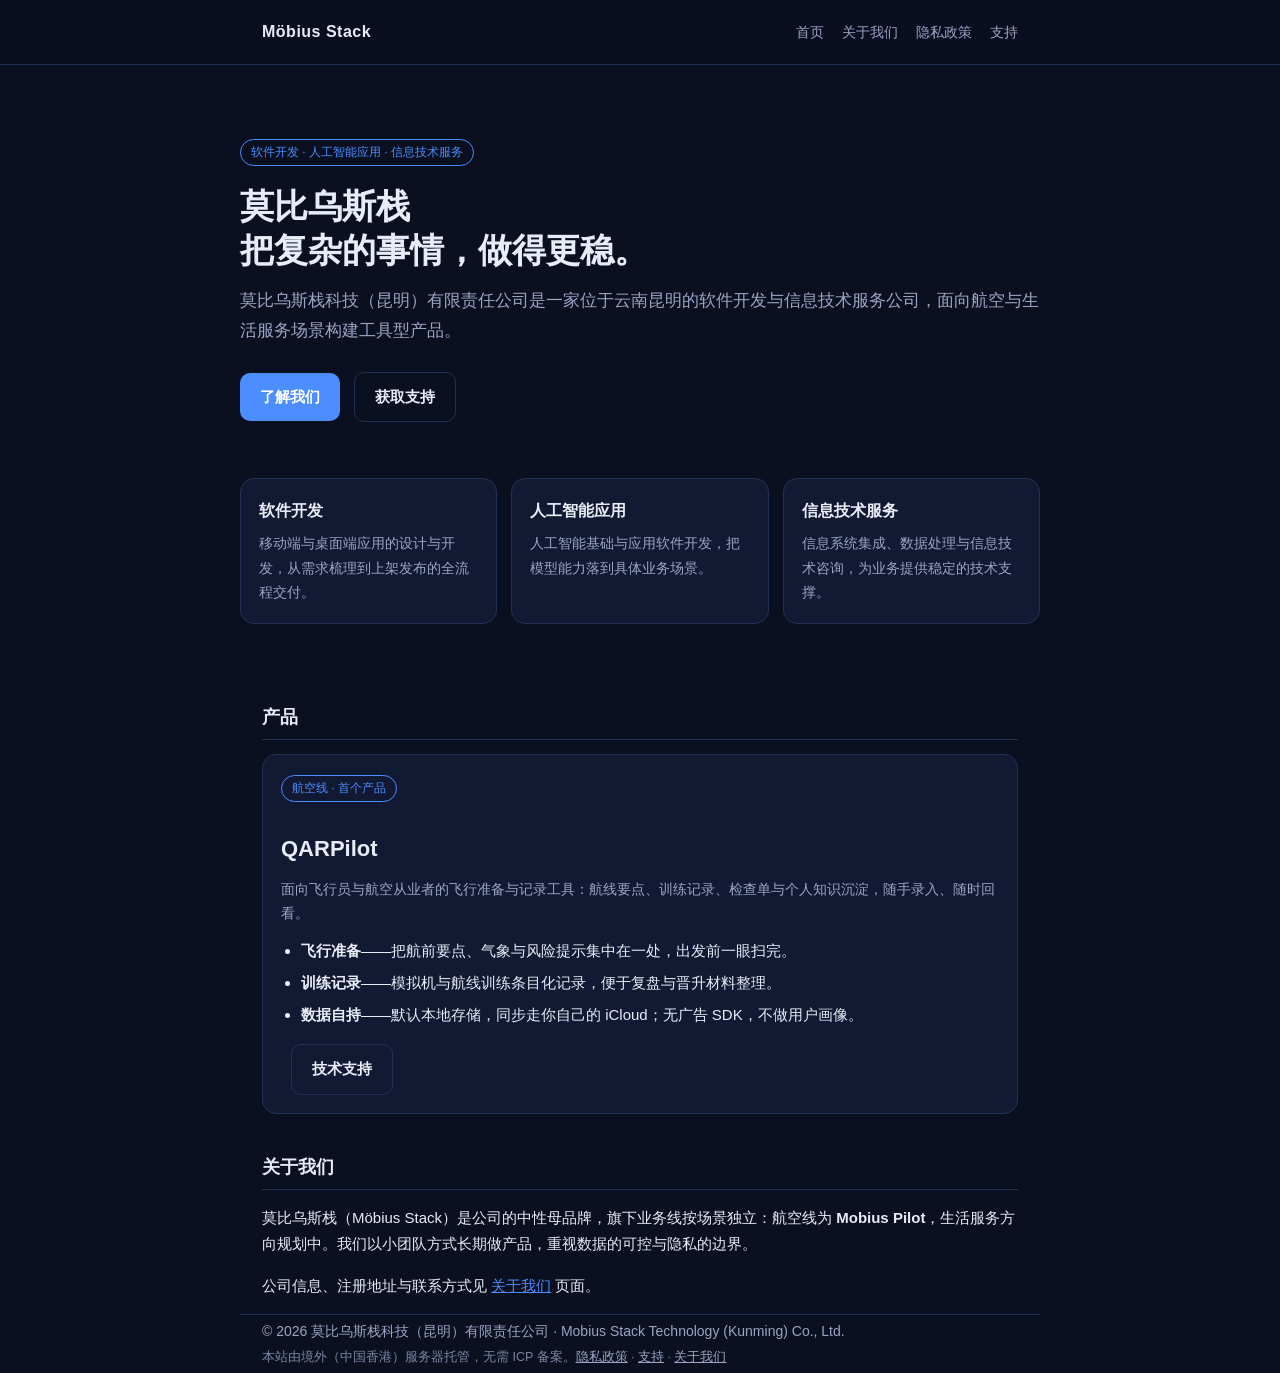
<file: index.html>
<!doctype html>
<html lang="zh-CN">
<head>
<meta charset="utf-8">
<meta name="viewport" content="width=device-width,initial-scale=1">
<title>莫比乌斯栈 Mobius Stack — 软件开发与信息技术服务</title>
<meta name="description" content="莫比乌斯栈科技（昆明）有限责任公司官方网站。面向航空与生活服务场景的软件开发、人工智能应用与信息技术服务。首个产品 QARPilot，面向飞行员与航空从业者的飞行准备与记录工具。">
<link rel="stylesheet" href="style.css">
</head>
<body>
<header>
  <div class="wrap">
    <div class="brand">Möbius&nbsp;Stack</div>
    <nav><a href="index.html">首页</a><a href="about.html">关于我们</a><a href="privacy.html">隐私政策</a><a href="support.html">支持</a></nav>
  </div>
</header>

<section class="hero wrap">
  <span class="tag">软件开发 · 人工智能应用 · 信息技术服务</span>
  <h1>莫比乌斯栈<br>把复杂的事情，做得更稳。</h1>
  <p class="lead">莫比乌斯栈科技（昆明）有限责任公司是一家位于云南昆明的软件开发与信息技术服务公司，面向航空与生活服务场景构建工具型产品。</p>
  <a class="btn" href="about.html">了解我们</a>
  <a class="btn ghost" href="support.html">获取支持</a>
</section>

<section class="wrap grid">
  <div class="card"><h3>软件开发</h3><p>移动端与桌面端应用的设计与开发，从需求梳理到上架发布的全流程交付。</p></div>
  <div class="card"><h3>人工智能应用</h3><p>人工智能基础与应用软件开发，把模型能力落到具体业务场景。</p></div>
  <div class="card"><h3>信息技术服务</h3><p>信息系统集成、数据处理与信息技术咨询，为业务提供稳定的技术支撑。</p></div>
</section>

<main class="wrap">
  <h2>产品</h2>
  <div class="card featured">
    <span class="tag">航空线 · 首个产品</span>
    <h3>QARPilot</h3>
    <p>面向飞行员与航空从业者的飞行准备与记录工具：航线要点、训练记录、检查单与个人知识沉淀，随手录入、随时回看。</p>
    <ul class="tight">
      <li><strong>飞行准备</strong>——把航前要点、气象与风险提示集中在一处，出发前一眼扫完。</li>
      <li><strong>训练记录</strong>——模拟机与航线训练条目化记录，便于复盘与晋升材料整理。</li>
      <li><strong>数据自持</strong>——默认本地存储，同步走你自己的 iCloud；无广告 SDK，不做用户画像。</li>
    </ul>
    <p><a class="btn ghost" href="support.html">技术支持</a></p>
  </div>

  <h2>关于我们</h2>
  <p>莫比乌斯栈（Möbius Stack）是公司的中性母品牌，旗下业务线按场景独立：航空线为 <strong>Mobius Pilot</strong>，生活服务方向规划中。我们以小团队方式长期做产品，重视数据的可控与隐私的边界。</p>
  <p>公司信息、注册地址与联系方式见 <a href="about.html">关于我们</a> 页面。</p>
</main>

<footer class="wrap">
  <p>© 2026 莫比乌斯栈科技（昆明）有限责任公司 · Mobius Stack Technology (Kunming) Co., Ltd.</p>
  <p class="fine">本站由境外（中国香港）服务器托管，无需 ICP 备案。<a href="privacy.html">隐私政策</a> · <a href="support.html">支持</a> · <a href="about.html">关于我们</a></p>
</footer>
</body>
</html>
</file>
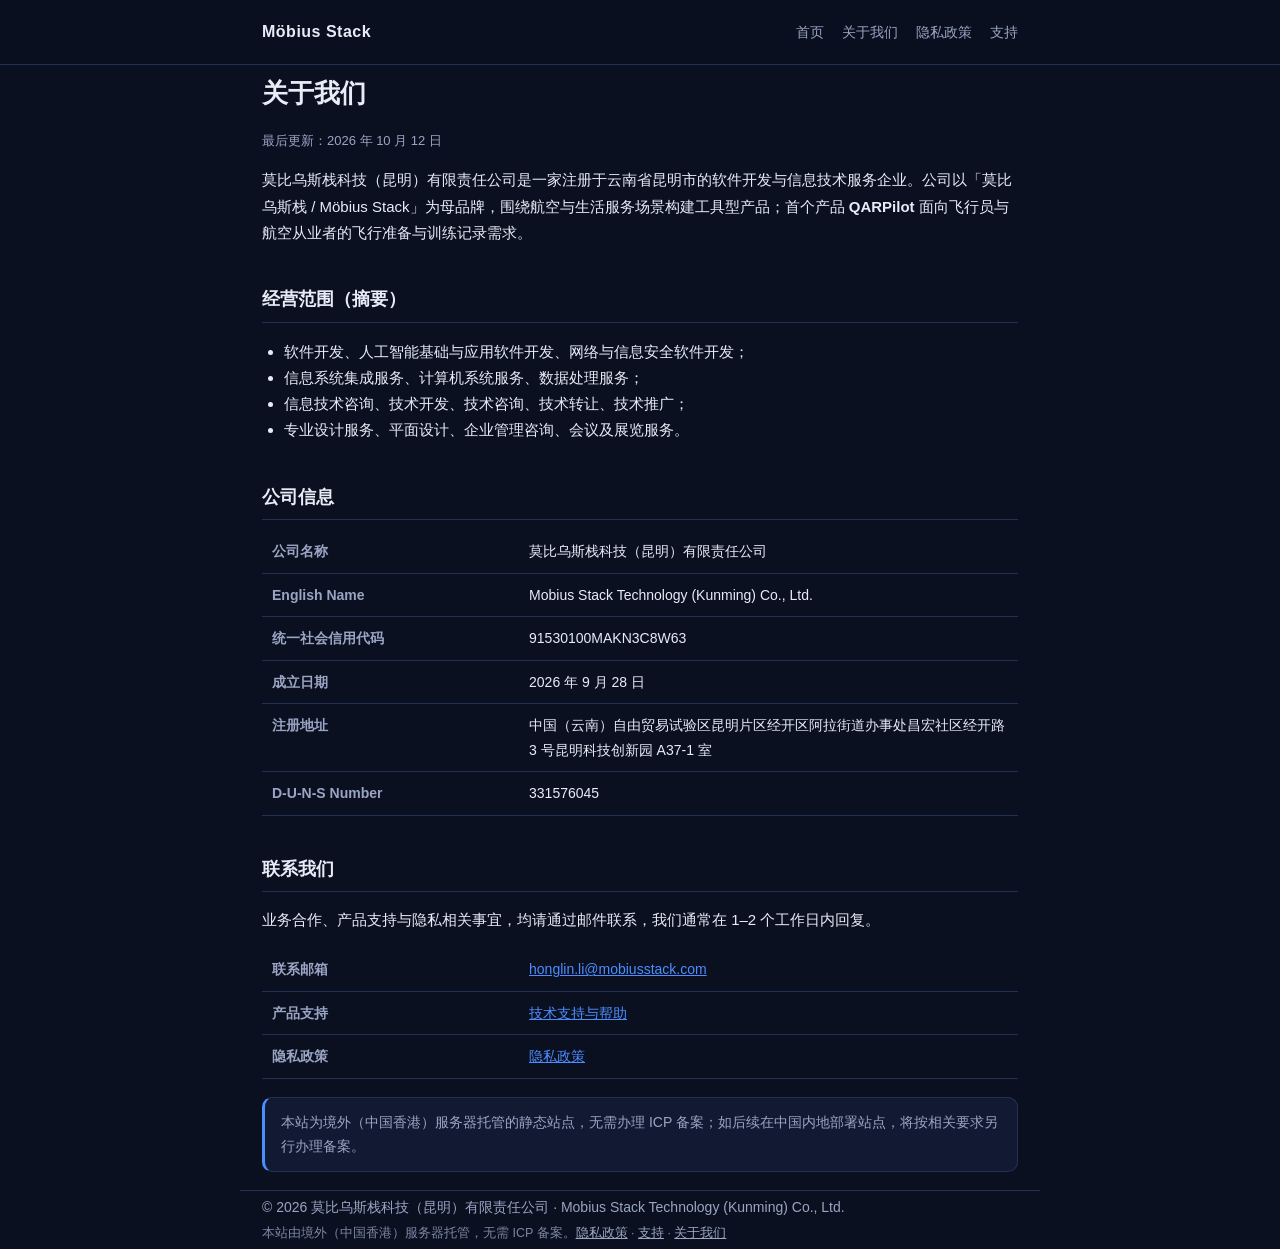
<file: about.html>
<!doctype html>
<html lang="zh-CN">
<head>
<meta charset="utf-8">
<meta name="viewport" content="width=device-width,initial-scale=1">
<title>关于我们与联系我们 · 莫比乌斯栈 Mobius Stack</title>
<meta name="description" content="莫比乌斯栈科技（昆明）有限责任公司：公司信息、注册地址、联系方式。">
<link rel="stylesheet" href="style.css">
</head>
<body>
<header>
  <div class="wrap">
    <div class="brand">Möbius&nbsp;Stack</div>
    <nav><a href="index.html">首页</a><a href="about.html">关于我们</a><a href="privacy.html">隐私政策</a><a href="support.html">支持</a></nav>
  </div>
</header>
<main class="wrap">
  <h1 class="doc">关于我们</h1>
  <p class="meta">最后更新：2026 年 10 月 12 日</p>

  <p>莫比乌斯栈科技（昆明）有限责任公司是一家注册于云南省昆明市的软件开发与信息技术服务企业。公司以「莫比乌斯栈 / Möbius Stack」为母品牌，围绕航空与生活服务场景构建工具型产品；首个产品 <strong>QARPilot</strong> 面向飞行员与航空从业者的飞行准备与训练记录需求。</p>

  <h2>经营范围（摘要）</h2>
  <ul>
    <li>软件开发、人工智能基础与应用软件开发、网络与信息安全软件开发；</li>
    <li>信息系统集成服务、计算机系统服务、数据处理服务；</li>
    <li>信息技术咨询、技术开发、技术咨询、技术转让、技术推广；</li>
    <li>专业设计服务、平面设计、企业管理咨询、会议及展览服务。</li>
  </ul>

  <h2>公司信息</h2>
  <table>
    <tr><th>公司名称</th><td>莫比乌斯栈科技（昆明）有限责任公司</td></tr>
    <tr><th>English Name</th><td>Mobius Stack Technology (Kunming) Co., Ltd.</td></tr>
    <tr><th>统一社会信用代码</th><td>91530100MAKN3C8W63</td></tr>
    <tr><th>成立日期</th><td>2026 年 9 月 28 日</td></tr>
    <tr><th>注册地址</th><td>中国（云南）自由贸易试验区昆明片区经开区阿拉街道办事处昌宏社区经开路 3 号昆明科技创新园 A37-1 室</td></tr>
    <tr><th>D-U-N-S Number</th><td>331576045</td></tr>
  </table>

  <h2>联系我们</h2>
  <p>业务合作、产品支持与隐私相关事宜，均请通过邮件联系，我们通常在 1–2 个工作日内回复。</p>
  <table>
    <tr><th>联系邮箱</th><td><a href="mailto:honglin.li@mobiusstack.com">honglin.li@mobiusstack.com</a></td></tr>
    <tr><th>产品支持</th><td><a href="support.html">技术支持与帮助</a></td></tr>
    <tr><th>隐私政策</th><td><a href="privacy.html">隐私政策</a></td></tr>
  </table>

  <div class="note">
    本站为境外（中国香港）服务器托管的静态站点，无需办理 ICP 备案；如后续在中国内地部署站点，将按相关要求另行办理备案。
  </div>
</main>
<footer class="wrap">
  <p>© 2026 莫比乌斯栈科技（昆明）有限责任公司 · Mobius Stack Technology (Kunming) Co., Ltd.</p>
  <p class="fine">本站由境外（中国香港）服务器托管，无需 ICP 备案。<a href="privacy.html">隐私政策</a> · <a href="support.html">支持</a> · <a href="about.html">关于我们</a></p>
</footer>
</body>
</html>
</file>
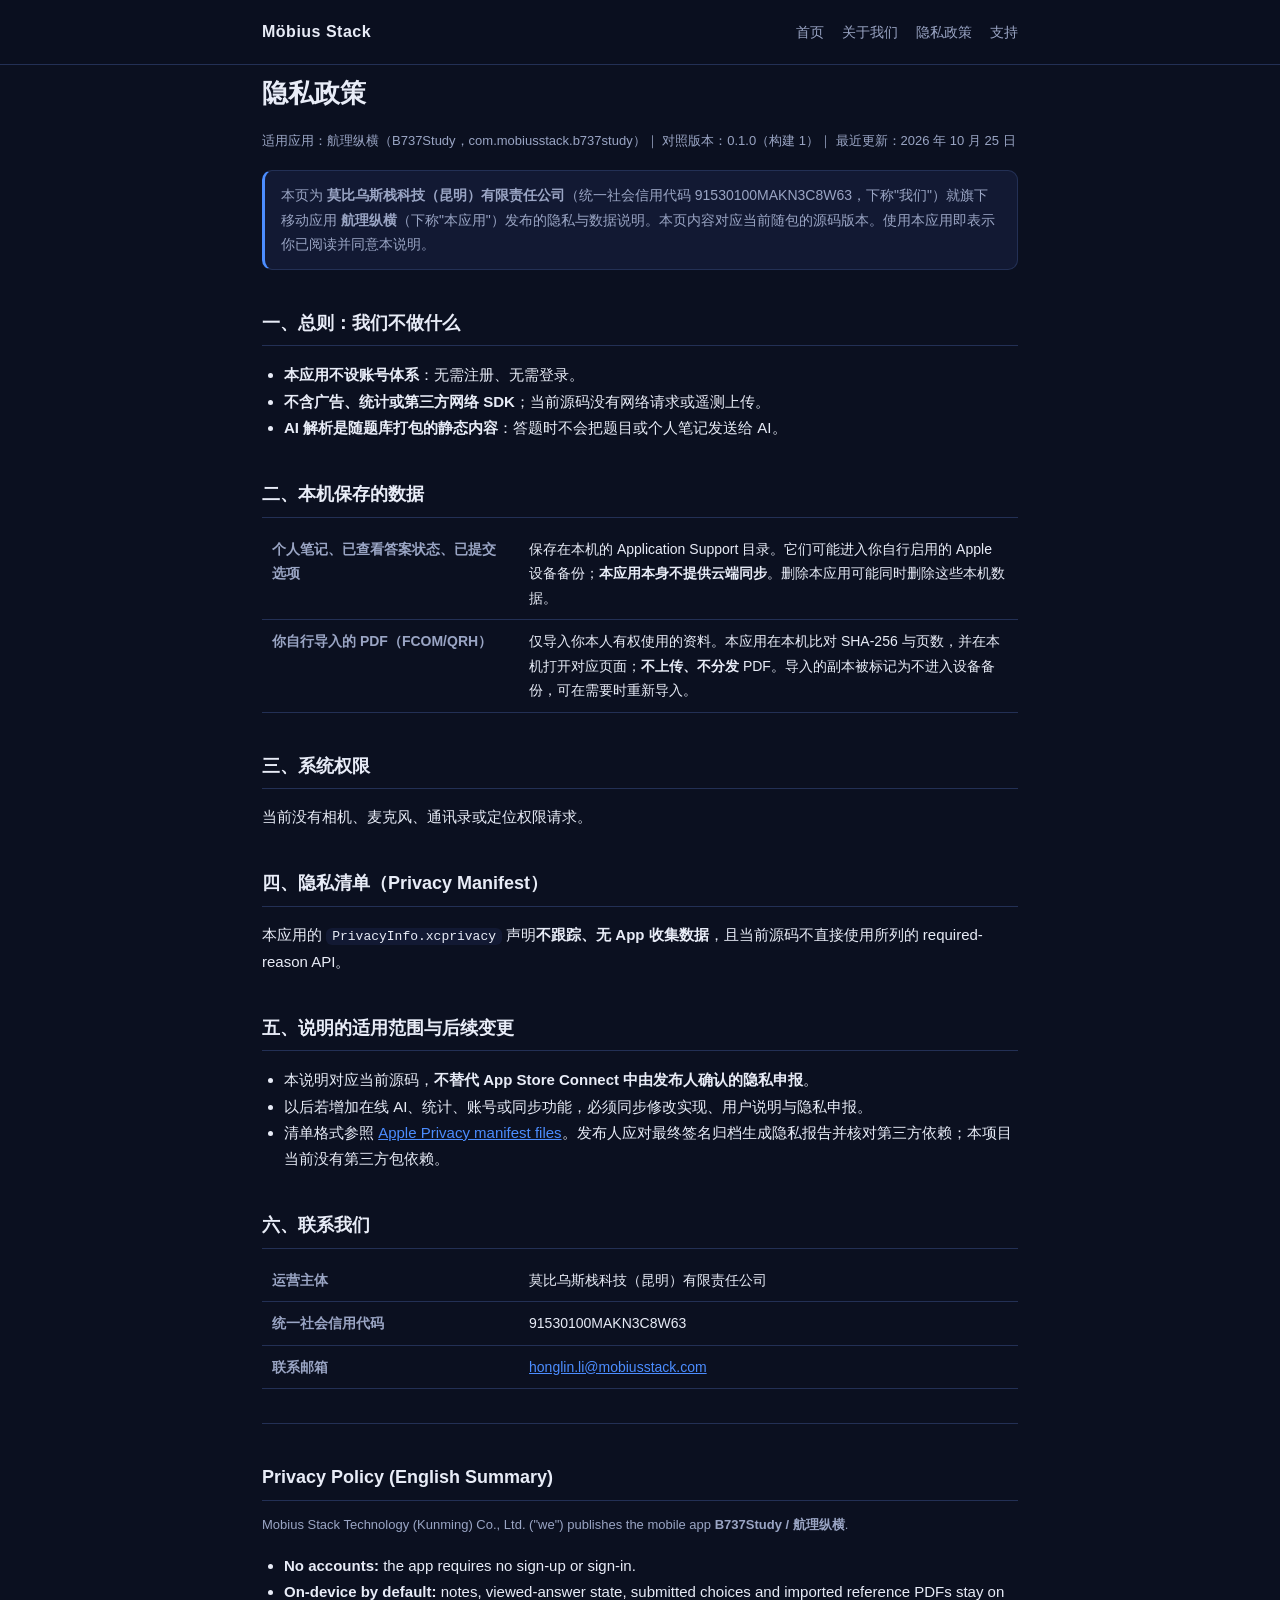
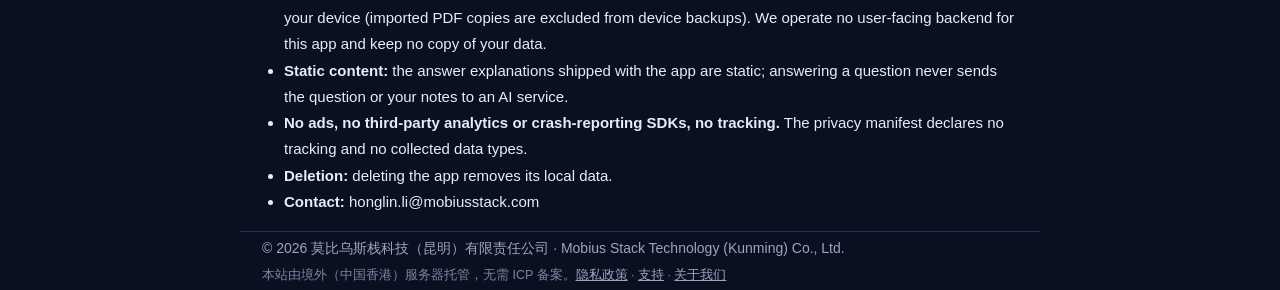
<file: privacy-b737study.html>
<!doctype html>
<html lang="zh-CN">
<head>
<meta charset="utf-8">
<meta name="viewport" content="width=device-width,initial-scale=1">
<title>隐私政策 · 航理纵横（B737Study）</title>
<meta name="description" content="莫比乌斯栈科技（昆明）有限责任公司移动应用「航理纵横」的隐私与数据说明：不设账号体系、无广告与统计 SDK、数据默认只存本机。">
<link rel="stylesheet" href="style.css">
</head>
<body>
<header>
  <div class="wrap">
    <div class="brand">Möbius&nbsp;Stack</div>
    <nav><a href="index.html">首页</a><a href="about.html">关于我们</a><a href="privacy.html">隐私政策</a><a href="support.html">支持</a></nav>
  </div>
</header>
<main class="wrap">
  <h1 class="doc">隐私政策</h1>
  <p class="meta">适用应用：航理纵横（B737Study，com.mobiusstack.b737study）｜ 对照版本：0.1.0（构建 1）｜ 最近更新：2026 年 10 月 25 日</p>

  <div class="note">
    本页为 <strong>莫比乌斯栈科技（昆明）有限责任公司</strong>（统一社会信用代码 91530100MAKN3C8W63，下称"我们"）就旗下移动应用 <strong>航理纵横</strong>（下称"本应用"）发布的隐私与数据说明。本页内容对应当前随包的源码版本。使用本应用即表示你已阅读并同意本说明。
  </div>

  <h2>一、总则：我们不做什么</h2>
  <ul>
    <li><strong>本应用不设账号体系</strong>：无需注册、无需登录。</li>
    <li><strong>不含广告、统计或第三方网络 SDK</strong>；当前源码没有网络请求或遥测上传。</li>
    <li><strong>AI 解析是随题库打包的静态内容</strong>：答题时不会把题目或个人笔记发送给 AI。</li>
  </ul>

  <h2>二、本机保存的数据</h2>
  <table>
    <tr><th>个人笔记、已查看答案状态、已提交选项</th><td>保存在本机的 Application Support 目录。它们可能进入你自行启用的 Apple 设备备份；<strong>本应用本身不提供云端同步</strong>。删除本应用可能同时删除这些本机数据。</td></tr>
    <tr><th>你自行导入的 PDF（FCOM/QRH）</th><td>仅导入你本人有权使用的资料。本应用在本机比对 SHA-256 与页数，并在本机打开对应页面；<strong>不上传、不分发</strong> PDF。导入的副本被标记为不进入设备备份，可在需要时重新导入。</td></tr>
  </table>

  <h2>三、系统权限</h2>
  <p>当前没有相机、麦克风、通讯录或定位权限请求。</p>

  <h2>四、隐私清单（Privacy Manifest）</h2>
  <p>本应用的 <code>PrivacyInfo.xcprivacy</code> 声明<strong>不跟踪、无 App 收集数据</strong>，且当前源码不直接使用所列的 required-reason API。</p>

  <h2>五、说明的适用范围与后续变更</h2>
  <ul>
    <li>本说明对应当前源码，<strong>不替代 App Store Connect 中由发布人确认的隐私申报</strong>。</li>
    <li>以后若增加在线 AI、统计、账号或同步功能，必须同步修改实现、用户说明与隐私申报。</li>
    <li>清单格式参照 <a href="https://developer.apple.com/documentation/BundleResources/privacy-manifest-files">Apple Privacy manifest files</a>。发布人应对最终签名归档生成隐私报告并核对第三方依赖；本项目当前没有第三方包依赖。</li>
  </ul>

  <h2>六、联系我们</h2>
  <table>
    <tr><th>运营主体</th><td>莫比乌斯栈科技（昆明）有限责任公司</td></tr>
    <tr><th>统一社会信用代码</th><td>91530100MAKN3C8W63</td></tr>
    <tr><th>联系邮箱</th><td><a href="mailto:honglin.li@mobiusstack.com">honglin.li@mobiusstack.com</a></td></tr>
  </table>

  <hr>

  <h2>Privacy Policy (English Summary)</h2>
  <p class="meta">Mobius Stack Technology (Kunming) Co., Ltd. ("we") publishes the mobile app <strong>B737Study / 航理纵横</strong>.</p>
  <ul>
    <li><strong>No accounts:</strong> the app requires no sign-up or sign-in.</li>
    <li><strong>On-device by default:</strong> notes, viewed-answer state, submitted choices and imported reference PDFs stay on your device (imported PDF copies are excluded from device backups). We operate no user-facing backend for this app and keep no copy of your data.</li>
    <li><strong>Static content:</strong> the answer explanations shipped with the app are static; answering a question never sends the question or your notes to an AI service.</li>
    <li><strong>No ads, no third-party analytics or crash-reporting SDKs, no tracking.</strong> The privacy manifest declares no tracking and no collected data types.</li>
    <li><strong>Deletion:</strong> deleting the app removes its local data.</li>
    <li><strong>Contact:</strong> honglin.li@mobiusstack.com</li>
  </ul>
</main>
<footer class="wrap">
  <p>© 2026 莫比乌斯栈科技（昆明）有限责任公司 · Mobius Stack Technology (Kunming) Co., Ltd.</p>
  <p class="fine">本站由境外（中国香港）服务器托管，无需 ICP 备案。<a href="privacy.html">隐私政策</a> · <a href="support.html">支持</a> · <a href="about.html">关于我们</a></p>
</footer>
</body>
</html>
</file>
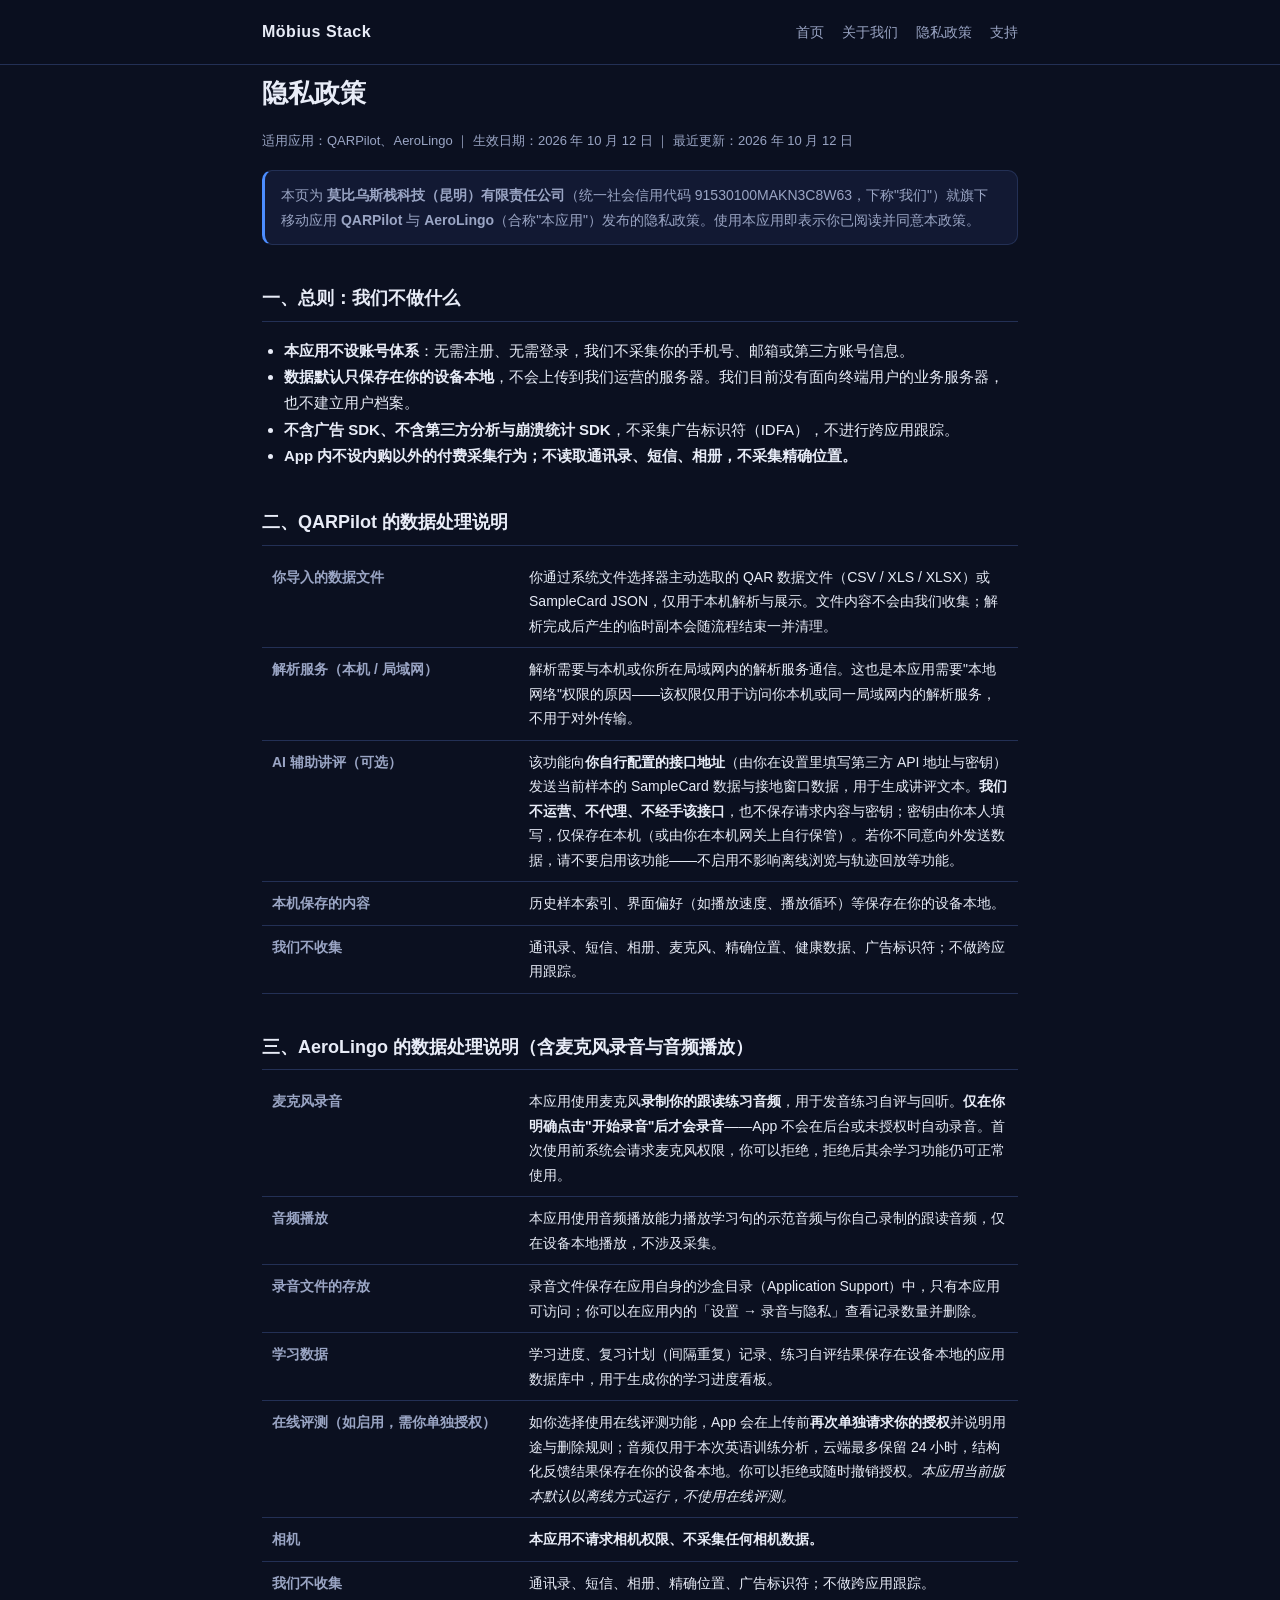
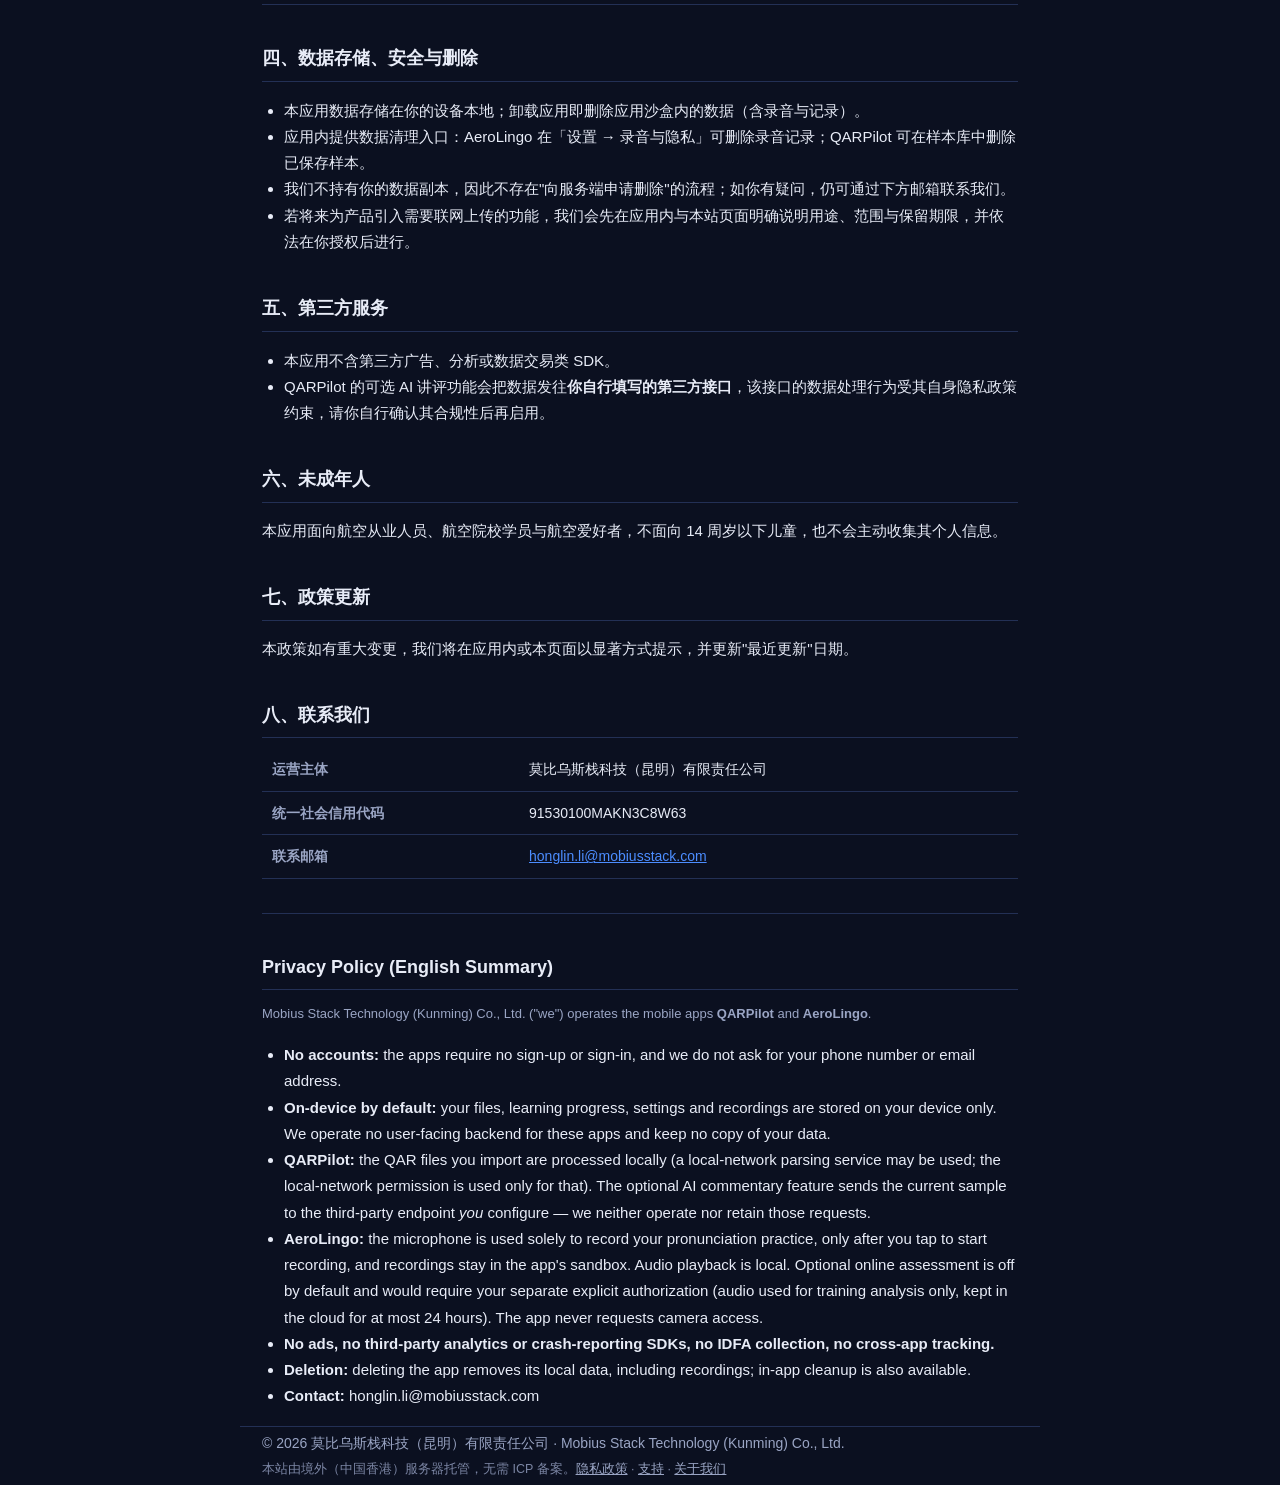
<file: privacy.html>
<!doctype html>
<html lang="zh-CN">
<head>
<meta charset="utf-8">
<meta name="viewport" content="width=device-width,initial-scale=1">
<title>隐私政策 · Mobius Stack（QARPilot / AeroLingo）</title>
<meta name="description" content="莫比乌斯栈科技（昆明）有限责任公司移动应用 QARPilot 与 AeroLingo 的隐私政策：不设账号体系、数据默认只存本机、无广告与追踪 SDK。">
<link rel="stylesheet" href="style.css">
</head>
<body>
<header>
  <div class="wrap">
    <div class="brand">Möbius&nbsp;Stack</div>
    <nav><a href="index.html">首页</a><a href="about.html">关于我们</a><a href="privacy.html">隐私政策</a><a href="support.html">支持</a></nav>
  </div>
</header>
<main class="wrap">
  <h1 class="doc">隐私政策</h1>
  <p class="meta">适用应用：QARPilot、AeroLingo ｜ 生效日期：2026 年 10 月 12 日 ｜ 最近更新：2026 年 10 月 12 日</p>

  <div class="note">
    本页为 <strong>莫比乌斯栈科技（昆明）有限责任公司</strong>（统一社会信用代码 91530100MAKN3C8W63，下称"我们"）就旗下移动应用 <strong>QARPilot</strong> 与 <strong>AeroLingo</strong>（合称"本应用"）发布的隐私政策。使用本应用即表示你已阅读并同意本政策。
  </div>

  <h2>一、总则：我们不做什么</h2>
  <ul>
    <li><strong>本应用不设账号体系</strong>：无需注册、无需登录，我们不采集你的手机号、邮箱或第三方账号信息。</li>
    <li><strong>数据默认只保存在你的设备本地</strong>，不会上传到我们运营的服务器。我们目前没有面向终端用户的业务服务器，也不建立用户档案。</li>
    <li><strong>不含广告 SDK、不含第三方分析与崩溃统计 SDK</strong>，不采集广告标识符（IDFA），不进行跨应用跟踪。</li>
    <li><strong>App 内不设内购以外的付费采集行为；不读取通讯录、短信、相册，不采集精确位置。</strong></li>
  </ul>

  <h2>二、QARPilot 的数据处理说明</h2>
  <table>
    <tr><th>你导入的数据文件</th><td>你通过系统文件选择器主动选取的 QAR 数据文件（CSV / XLS / XLSX）或 SampleCard JSON，仅用于本机解析与展示。文件内容不会由我们收集；解析完成后产生的临时副本会随流程结束一并清理。</td></tr>
    <tr><th>解析服务（本机 / 局域网）</th><td>解析需要与本机或你所在局域网内的解析服务通信。这也是本应用需要"本地网络"权限的原因——该权限仅用于访问你本机或同一局域网内的解析服务，不用于对外传输。</td></tr>
    <tr><th>AI 辅助讲评（可选）</th><td>该功能向<strong>你自行配置的接口地址</strong>（由你在设置里填写第三方 API 地址与密钥）发送当前样本的 SampleCard 数据与接地窗口数据，用于生成讲评文本。<strong>我们不运营、不代理、不经手该接口</strong>，也不保存请求内容与密钥；密钥由你本人填写，仅保存在本机（或由你在本机网关上自行保管）。若你不同意向外发送数据，请不要启用该功能——不启用不影响离线浏览与轨迹回放等功能。</td></tr>
    <tr><th>本机保存的内容</th><td>历史样本索引、界面偏好（如播放速度、播放循环）等保存在你的设备本地。</td></tr>
    <tr><th>我们<strong>不</strong>收集</th><td>通讯录、短信、相册、麦克风、精确位置、健康数据、广告标识符；不做跨应用跟踪。</td></tr>
  </table>

  <h2>三、AeroLingo 的数据处理说明（含麦克风录音与音频播放）</h2>
  <table>
    <tr><th>麦克风录音</th><td>本应用使用麦克风<strong>录制你的跟读练习音频</strong>，用于发音练习自评与回听。<strong>仅在你明确点击"开始录音"后才会录音</strong>——App 不会在后台或未授权时自动录音。首次使用前系统会请求麦克风权限，你可以拒绝，拒绝后其余学习功能仍可正常使用。</td></tr>
    <tr><th>音频播放</th><td>本应用使用音频播放能力播放学习句的示范音频与你自己录制的跟读音频，仅在设备本地播放，不涉及采集。</td></tr>
    <tr><th>录音文件的存放</th><td>录音文件保存在应用自身的沙盒目录（Application Support）中，只有本应用可访问；你可以在应用内的「设置 → 录音与隐私」查看记录数量并删除。</td></tr>
    <tr><th>学习数据</th><td>学习进度、复习计划（间隔重复）记录、练习自评结果保存在设备本地的应用数据库中，用于生成你的学习进度看板。</td></tr>
    <tr><th>在线评测（如启用，需你单独授权）</th><td>如你选择使用在线评测功能，App 会在上传前<strong>再次单独请求你的授权</strong>并说明用途与删除规则；音频仅用于本次英语训练分析，云端最多保留 24 小时，结构化反馈结果保存在你的设备本地。你可以拒绝或随时撤销授权。<em>本应用当前版本默认以离线方式运行，不使用在线评测。</em></td></tr>
    <tr><th>相机</th><td><strong>本应用不请求相机权限、不采集任何相机数据。</strong></td></tr>
    <tr><th>我们<strong>不</strong>收集</th><td>通讯录、短信、相册、精确位置、广告标识符；不做跨应用跟踪。</td></tr>
  </table>

  <h2>四、数据存储、安全与删除</h2>
  <ul>
    <li>本应用数据存储在你的设备本地；卸载应用即删除应用沙盒内的数据（含录音与记录）。</li>
    <li>应用内提供数据清理入口：AeroLingo 在「设置 → 录音与隐私」可删除录音记录；QARPilot 可在样本库中删除已保存样本。</li>
    <li>我们不持有你的数据副本，因此不存在"向服务端申请删除"的流程；如你有疑问，仍可通过下方邮箱联系我们。</li>
    <li>若将来为产品引入需要联网上传的功能，我们会先在应用内与本站页面明确说明用途、范围与保留期限，并依法在你授权后进行。</li>
  </ul>

  <h2>五、第三方服务</h2>
  <ul>
    <li>本应用不含第三方广告、分析或数据交易类 SDK。</li>
    <li>QARPilot 的可选 AI 讲评功能会把数据发往<strong>你自行填写的第三方接口</strong>，该接口的数据处理行为受其自身隐私政策约束，请你自行确认其合规性后再启用。</li>
  </ul>

  <h2>六、未成年人</h2>
  <p>本应用面向航空从业人员、航空院校学员与航空爱好者，不面向 14 周岁以下儿童，也不会主动收集其个人信息。</p>

  <h2>七、政策更新</h2>
  <p>本政策如有重大变更，我们将在应用内或本页面以显著方式提示，并更新"最近更新"日期。</p>

  <h2>八、联系我们</h2>
  <table>
    <tr><th>运营主体</th><td>莫比乌斯栈科技（昆明）有限责任公司</td></tr>
    <tr><th>统一社会信用代码</th><td>91530100MAKN3C8W63</td></tr>
    <tr><th>联系邮箱</th><td><a href="mailto:honglin.li@mobiusstack.com">honglin.li@mobiusstack.com</a></td></tr>
  </table>

  <hr>

  <h2>Privacy Policy (English Summary)</h2>
  <p class="meta">Mobius Stack Technology (Kunming) Co., Ltd. ("we") operates the mobile apps <strong>QARPilot</strong> and <strong>AeroLingo</strong>.</p>
  <ul>
    <li><strong>No accounts:</strong> the apps require no sign-up or sign-in, and we do not ask for your phone number or email address.</li>
    <li><strong>On-device by default:</strong> your files, learning progress, settings and recordings are stored on your device only. We operate no user-facing backend for these apps and keep no copy of your data.</li>
    <li><strong>QARPilot:</strong> the QAR files you import are processed locally (a local-network parsing service may be used; the local-network permission is used only for that). The optional AI commentary feature sends the current sample to the third-party endpoint <em>you</em> configure — we neither operate nor retain those requests.</li>
    <li><strong>AeroLingo:</strong> the microphone is used solely to record your pronunciation practice, only after you tap to start recording, and recordings stay in the app's sandbox. Audio playback is local. Optional online assessment is off by default and would require your separate explicit authorization (audio used for training analysis only, kept in the cloud for at most 24 hours). The app never requests camera access.</li>
    <li><strong>No ads, no third-party analytics or crash-reporting SDKs, no IDFA collection, no cross-app tracking.</strong></li>
    <li><strong>Deletion:</strong> deleting the app removes its local data, including recordings; in-app cleanup is also available.</li>
    <li><strong>Contact:</strong> honglin.li@mobiusstack.com</li>
  </ul>
</main>
<footer class="wrap">
  <p>© 2026 莫比乌斯栈科技（昆明）有限责任公司 · Mobius Stack Technology (Kunming) Co., Ltd.</p>
  <p class="fine">本站由境外（中国香港）服务器托管，无需 ICP 备案。<a href="privacy.html">隐私政策</a> · <a href="support.html">支持</a> · <a href="about.html">关于我们</a></p>
</footer>
</body>
</html>
</file>
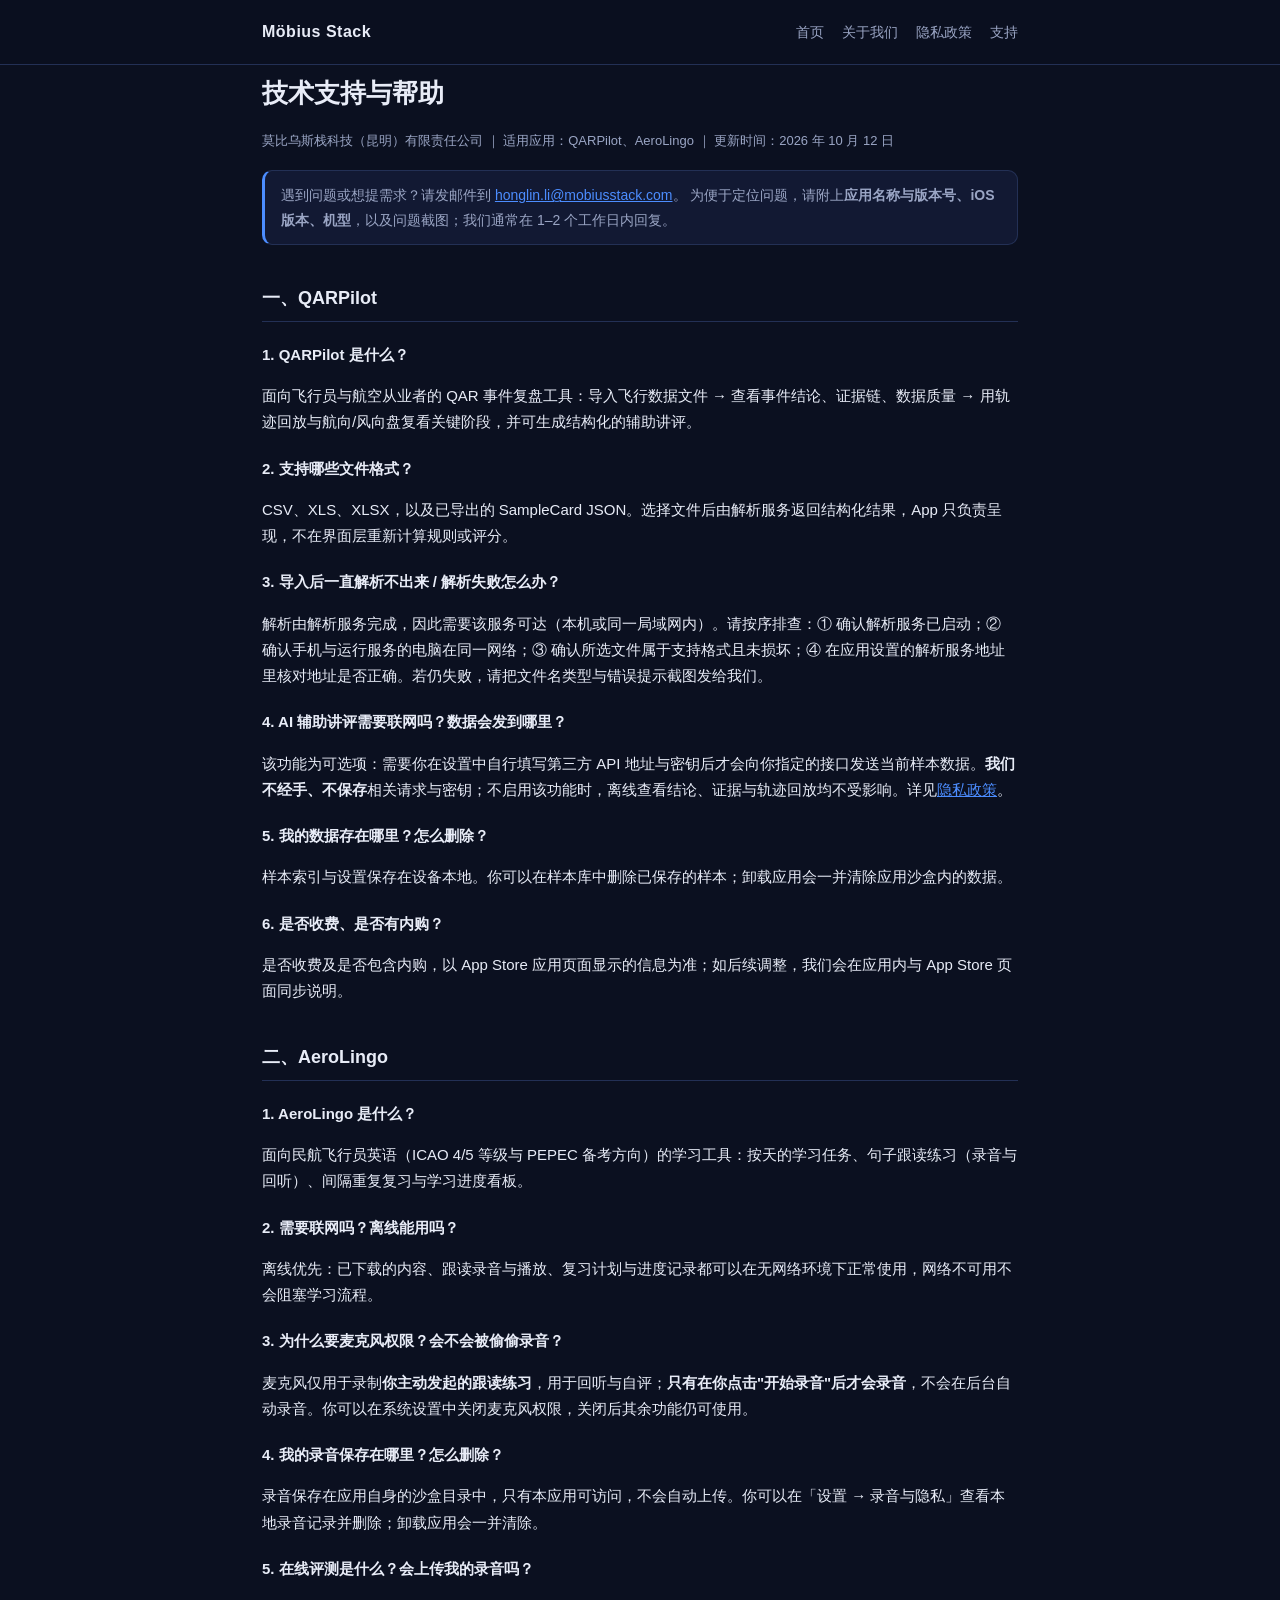
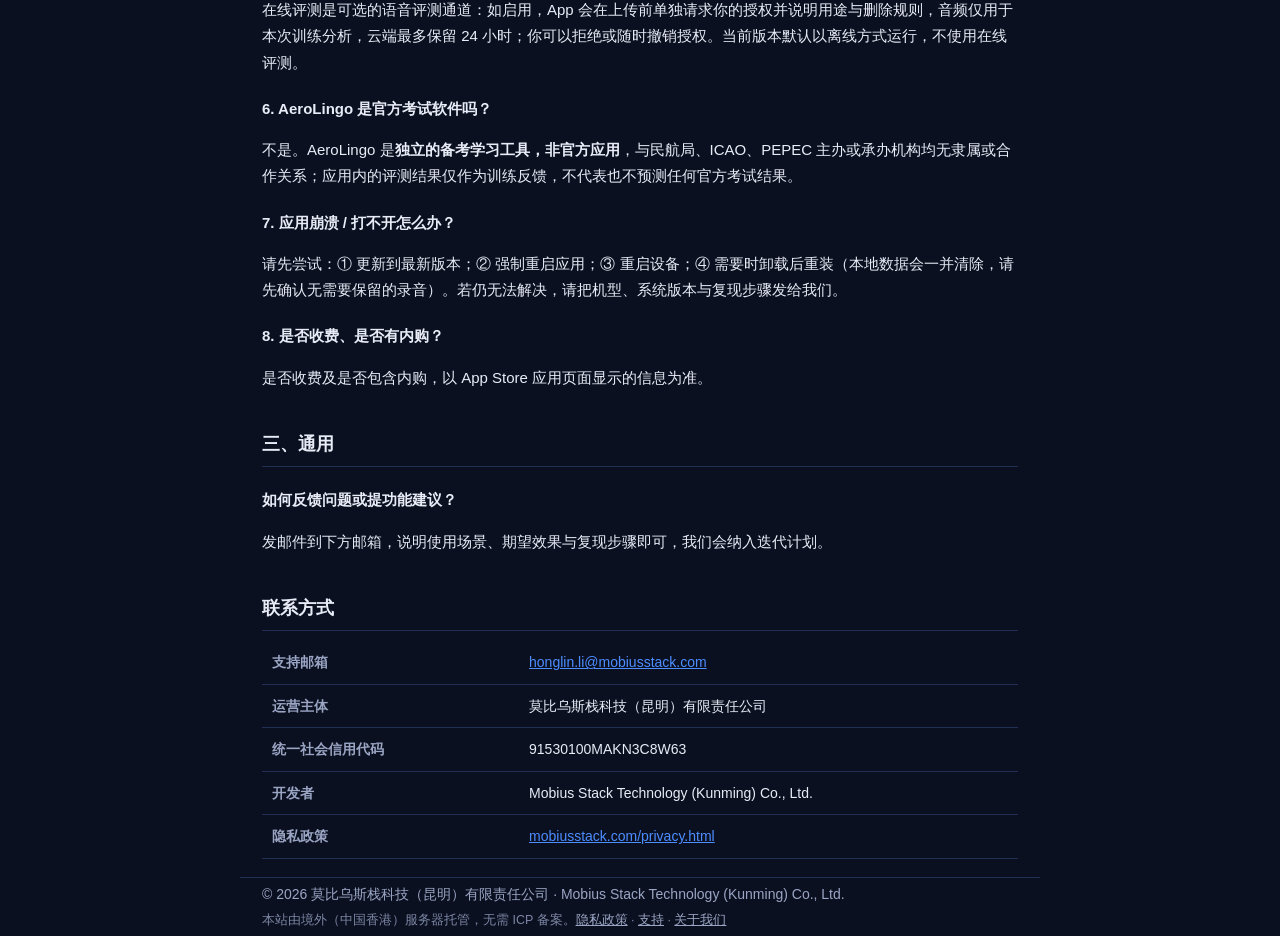
<file: support.html>
<!doctype html>
<html lang="zh-CN">
<head>
<meta charset="utf-8">
<meta name="viewport" content="width=device-width,initial-scale=1">
<title>技术支持 · Mobius Stack（QARPilot / AeroLingo）</title>
<meta name="description" content="莫比乌斯栈科技（昆明）有限责任公司移动应用 QARPilot 与 AeroLingo 的技术支持与常见问题。">
<link rel="stylesheet" href="style.css">
</head>
<body>
<header>
  <div class="wrap">
    <div class="brand">Möbius&nbsp;Stack</div>
    <nav><a href="index.html">首页</a><a href="about.html">关于我们</a><a href="privacy.html">隐私政策</a><a href="support.html">支持</a></nav>
  </div>
</header>
<main class="wrap">
  <h1 class="doc">技术支持与帮助</h1>
  <p class="meta">莫比乌斯栈科技（昆明）有限责任公司 ｜ 适用应用：QARPilot、AeroLingo ｜ 更新时间：2026 年 10 月 12 日</p>

  <div class="note">
    遇到问题或想提需求？请发邮件到
    <a href="mailto:honglin.li@mobiusstack.com">honglin.li@mobiusstack.com</a>。
    为便于定位问题，请附上<strong>应用名称与版本号、iOS 版本、机型</strong>，以及问题截图；我们通常在 1–2 个工作日内回复。
  </div>

  <h2>一、QARPilot</h2>

  <h3 class="sub">1. QARPilot 是什么？</h3>
  <p>面向飞行员与航空从业者的 QAR 事件复盘工具：导入飞行数据文件 → 查看事件结论、证据链、数据质量 → 用轨迹回放与航向/风向盘复看关键阶段，并可生成结构化的辅助讲评。</p>

  <h3 class="sub">2. 支持哪些文件格式？</h3>
  <p>CSV、XLS、XLSX，以及已导出的 SampleCard JSON。选择文件后由解析服务返回结构化结果，App 只负责呈现，不在界面层重新计算规则或评分。</p>

  <h3 class="sub">3. 导入后一直解析不出来 / 解析失败怎么办？</h3>
  <p>解析由解析服务完成，因此需要该服务可达（本机或同一局域网内）。请按序排查：① 确认解析服务已启动；② 确认手机与运行服务的电脑在同一网络；③ 确认所选文件属于支持格式且未损坏；④ 在应用设置的解析服务地址里核对地址是否正确。若仍失败，请把文件名类型与错误提示截图发给我们。</p>

  <h3 class="sub">4. AI 辅助讲评需要联网吗？数据会发到哪里？</h3>
  <p>该功能为可选项：需要你在设置中自行填写第三方 API 地址与密钥后才会向你指定的接口发送当前样本数据。<strong>我们不经手、不保存</strong>相关请求与密钥；不启用该功能时，离线查看结论、证据与轨迹回放均不受影响。详见<a href="privacy.html">隐私政策</a>。</p>

  <h3 class="sub">5. 我的数据存在哪里？怎么删除？</h3>
  <p>样本索引与设置保存在设备本地。你可以在样本库中删除已保存的样本；卸载应用会一并清除应用沙盒内的数据。</p>

  <h3 class="sub">6. 是否收费、是否有内购？</h3>
  <p>是否收费及是否包含内购，以 App Store 应用页面显示的信息为准；如后续调整，我们会在应用内与 App Store 页面同步说明。</p>

  <h2>二、AeroLingo</h2>

  <h3 class="sub">1. AeroLingo 是什么？</h3>
  <p>面向民航飞行员英语（ICAO 4/5 等级与 PEPEC 备考方向）的学习工具：按天的学习任务、句子跟读练习（录音与回听）、间隔重复复习与学习进度看板。</p>

  <h3 class="sub">2. 需要联网吗？离线能用吗？</h3>
  <p>离线优先：已下载的内容、跟读录音与播放、复习计划与进度记录都可以在无网络环境下正常使用，网络不可用不会阻塞学习流程。</p>

  <h3 class="sub">3. 为什么要麦克风权限？会不会被偷偷录音？</h3>
  <p>麦克风仅用于录制<strong>你主动发起的跟读练习</strong>，用于回听与自评；<strong>只有在你点击"开始录音"后才会录音</strong>，不会在后台自动录音。你可以在系统设置中关闭麦克风权限，关闭后其余功能仍可使用。</p>

  <h3 class="sub">4. 我的录音保存在哪里？怎么删除？</h3>
  <p>录音保存在应用自身的沙盒目录中，只有本应用可访问，不会自动上传。你可以在「设置 → 录音与隐私」查看本地录音记录并删除；卸载应用会一并清除。</p>

  <h3 class="sub">5. 在线评测是什么？会上传我的录音吗？</h3>
  <p>在线评测是可选的语音评测通道：如启用，App 会在上传前单独请求你的授权并说明用途与删除规则，音频仅用于本次训练分析，云端最多保留 24 小时；你可以拒绝或随时撤销授权。当前版本默认以离线方式运行，不使用在线评测。</p>

  <h3 class="sub">6. AeroLingo 是官方考试软件吗？</h3>
  <p>不是。AeroLingo 是<strong>独立的备考学习工具，非官方应用</strong>，与民航局、ICAO、PEPEC 主办或承办机构均无隶属或合作关系；应用内的评测结果仅作为训练反馈，不代表也不预测任何官方考试结果。</p>

  <h3 class="sub">7. 应用崩溃 / 打不开怎么办？</h3>
  <p>请先尝试：① 更新到最新版本；② 强制重启应用；③ 重启设备；④ 需要时卸载后重装（本地数据会一并清除，请先确认无需要保留的录音）。若仍无法解决，请把机型、系统版本与复现步骤发给我们。</p>

  <h3 class="sub">8. 是否收费、是否有内购？</h3>
  <p>是否收费及是否包含内购，以 App Store 应用页面显示的信息为准。</p>

  <h2>三、通用</h2>
  <h3 class="sub">如何反馈问题或提功能建议？</h3>
  <p>发邮件到下方邮箱，说明使用场景、期望效果与复现步骤即可，我们会纳入迭代计划。</p>

  <h2>联系方式</h2>
  <table>
    <tr><th>支持邮箱</th><td><a href="mailto:honglin.li@mobiusstack.com">honglin.li@mobiusstack.com</a></td></tr>
    <tr><th>运营主体</th><td>莫比乌斯栈科技（昆明）有限责任公司</td></tr>
    <tr><th>统一社会信用代码</th><td>91530100MAKN3C8W63</td></tr>
    <tr><th>开发者</th><td>Mobius Stack Technology (Kunming) Co., Ltd.</td></tr>
    <tr><th>隐私政策</th><td><a href="privacy.html">mobiusstack.com/privacy.html</a></td></tr>
  </table>
</main>
<footer class="wrap">
  <p>© 2026 莫比乌斯栈科技（昆明）有限责任公司 · Mobius Stack Technology (Kunming) Co., Ltd.</p>
  <p class="fine">本站由境外（中国香港）服务器托管，无需 ICP 备案。<a href="privacy.html">隐私政策</a> · <a href="support.html">支持</a> · <a href="about.html">关于我们</a></p>
</footer>
</body>
</html>
</file>
<file: style.css>
:root{
  --bg:#0b1020; --card:#121933; --fg:#e8ecf7; --muted:#9aa5c4;
  --accent:#4c8dff; --line:#233055;
}
*{box-sizing:border-box}
html{-webkit-text-size-adjust:100%}
body{margin:0;background:var(--bg);color:var(--fg);
  font-family:-apple-system,BlinkMacSystemFont,"PingFang SC","Hiragino Sans GB","Microsoft YaHei",sans-serif;
  line-height:1.75}
.wrap{max-width:800px;margin:0 auto;padding:0 22px}
header{border-bottom:1px solid var(--line);background:rgba(11,16,32,.92);position:sticky;top:0;backdrop-filter:blur(8px);z-index:9}
header .wrap{display:flex;align-items:center;justify-content:space-between;height:64px}
.brand{font-weight:700;letter-spacing:.5px}
nav a{color:var(--muted);text-decoration:none;margin-left:18px;font-size:14px}
nav a:hover{color:var(--fg)}
.hero{padding:72px 0 48px}
.hero h1{font-size:34px;margin:0 0 14px;line-height:1.3}
.hero p.lead{font-size:17px;color:var(--muted);margin:0 0 26px}
.tag{display:inline-block;font-size:12px;color:var(--accent);border:1px solid var(--accent);
  border-radius:999px;padding:2px 10px;margin-bottom:18px}
.btn{display:inline-block;background:var(--accent);color:#fff;text-decoration:none;
  padding:11px 20px;border-radius:10px;font-weight:600;font-size:15px}
.btn.ghost{background:transparent;border:1px solid var(--line);color:var(--fg);margin-left:10px}
.grid{display:grid;grid-template-columns:repeat(auto-fit,minmax(220px,1fr));gap:14px;padding:8px 0 40px}
.card{background:var(--card);border:1px solid var(--line);border-radius:14px;padding:18px 18px 6px}
.card h3{margin:0 0 6px;font-size:16px}
.card p{color:var(--muted);font-size:14px;margin:0 0 12px}
main{padding:34px 0 60px}
h1.doc{font-size:26px;margin:6px 0 4px}
h2{font-size:18px;margin:34px 0 10px;padding-bottom:6px;border-bottom:1px solid var(--line)}
h3.sub{font-size:15px;margin:20px 0 6px;color:var(--fg)}
p,li{font-size:15px}
ul{padding-left:22px}
.meta{color:var(--muted);font-size:13px}
.note{background:var(--card);border:1px solid var(--line);border-left:3px solid var(--accent);
  border-radius:10px;padding:12px 16px;color:var(--muted);font-size:14px;margin:18px 0}
table{width:100%;border-collapse:collapse;margin:10px 0 18px;font-size:14px}
th,td{text-align:left;padding:9px 10px;border-bottom:1px solid var(--line);vertical-align:top}
th{color:var(--muted);font-weight:600;width:34%}
hr{border:0;border-top:1px solid var(--line);margin:34px 0}
footer{border-top:1px solid var(--line);padding:26px 0 40px;color:var(--muted);font-size:13px}
footer a{color:var(--muted)}
a{color:var(--accent)}
code{background:var(--card);padding:1px 6px;border-radius:6px;font-size:13px}

/* —— 2026-10-12 增补：卡片/页脚/列表 —— */
.card.featured{margin:14px 0 34px}
.card.featured h3{font-size:22px;margin:10px 0 8px}
ul.tight{margin:10px 0 16px;padding-left:20px}
ul.tight li{margin:6px 0}
footer .wrap{padding-top:26px;padding-bottom:34px}
footer p{margin:4px 0;color:var(--muted);font-size:14px}
footer p.fine{font-size:12.5px;color:#7c86a4}
h2{margin-top:38px}
</file>
